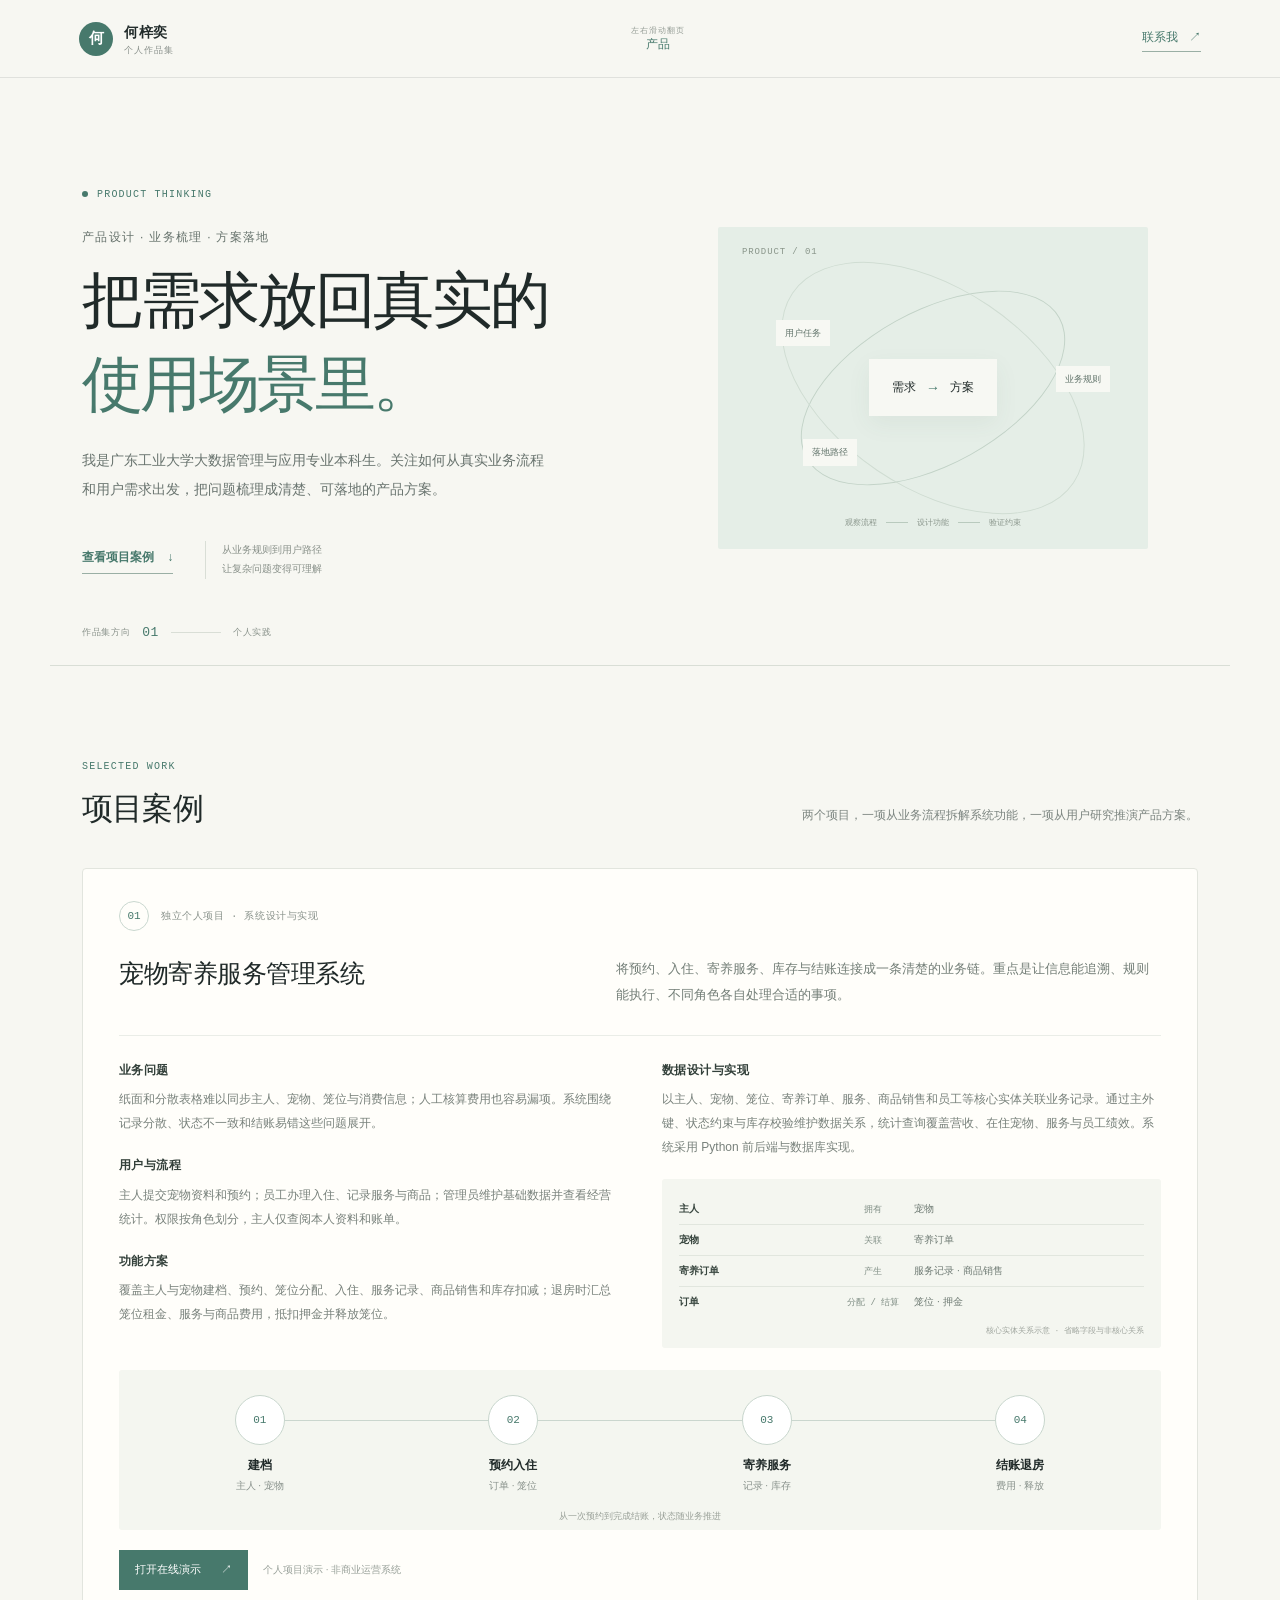
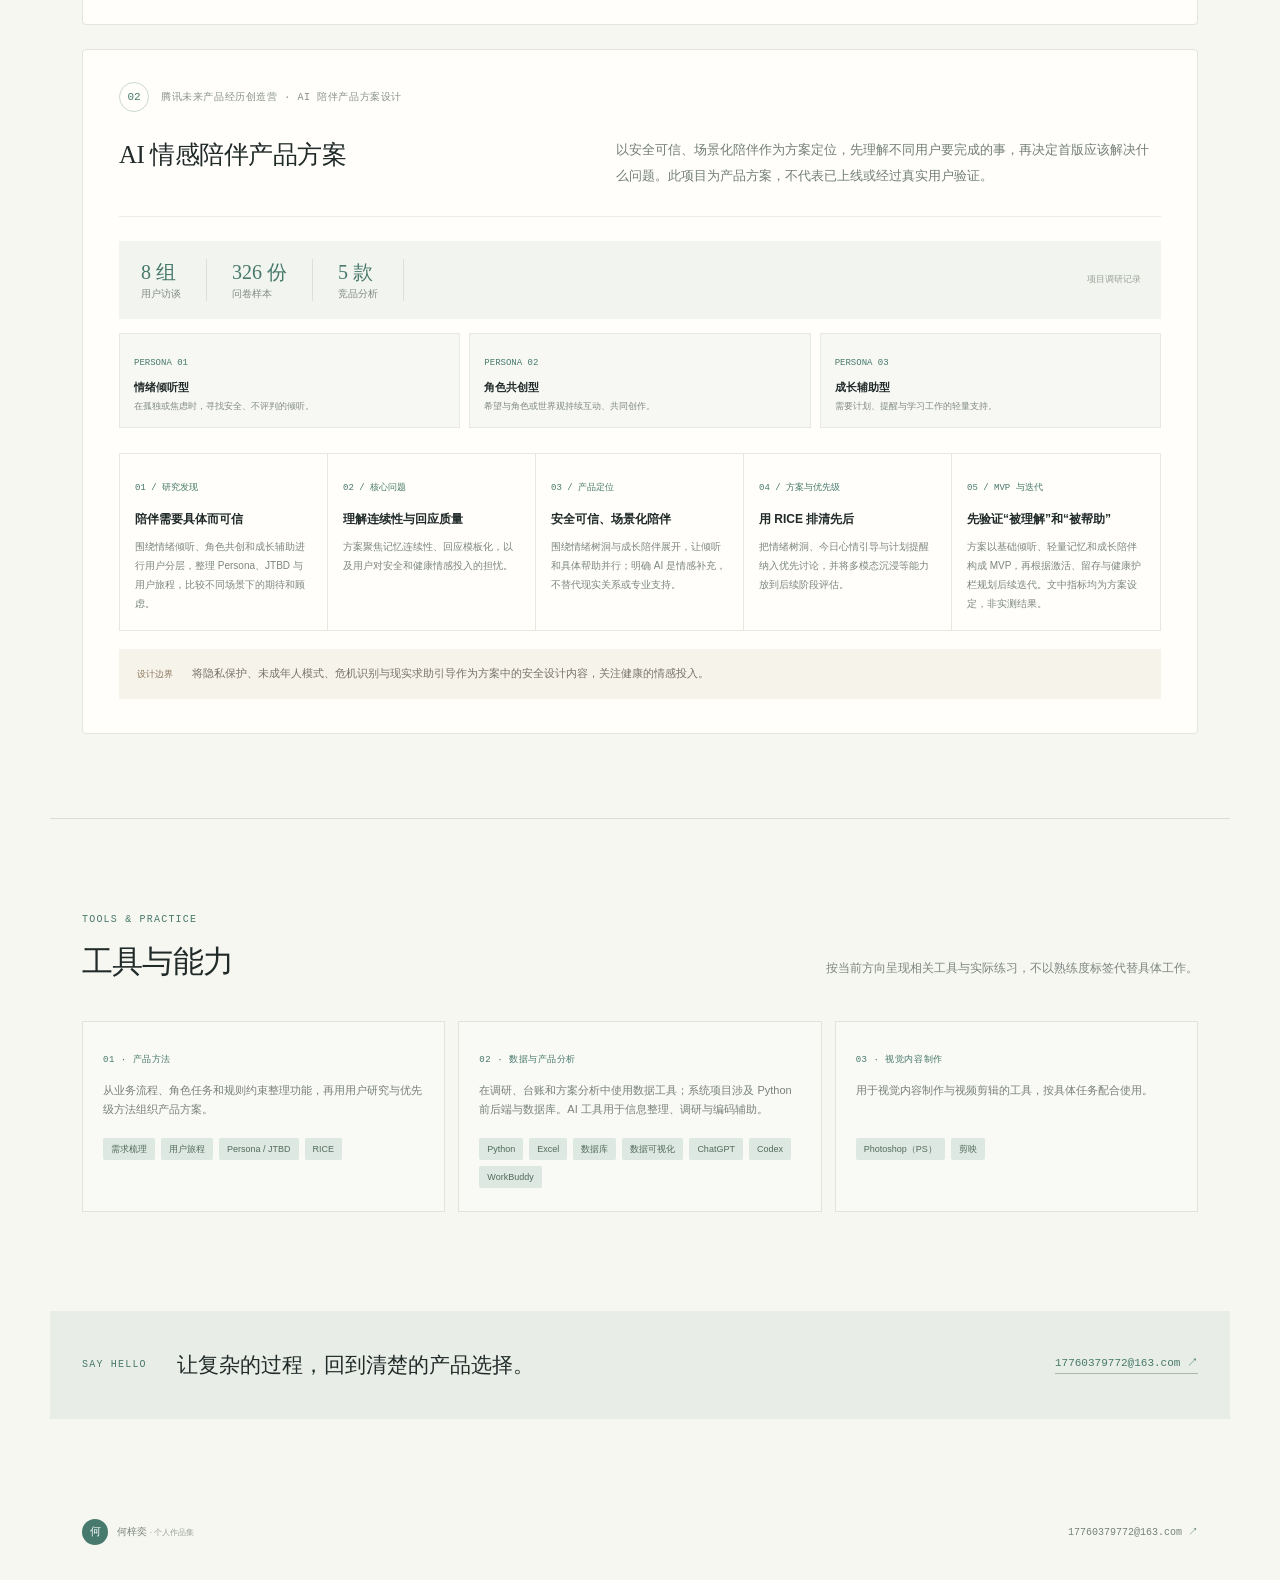
<file: portfolio/index.html>
<!doctype html>
<html lang="zh-CN">
<head>
  <meta charset="utf-8">
  <meta name="viewport" content="width=device-width, initial-scale=1">
  <meta http-equiv="refresh" content="0; url=./product/">
  <title>何梓奕 · 产品作品集</title>
  <link rel="canonical" href="./product/">
  <script>location.replace(new URL('./product/', location.href));</script>
</head>
<body><p>正在打开 <a href="./product/">产品作品集</a>…</p></body>
</html>
</file>
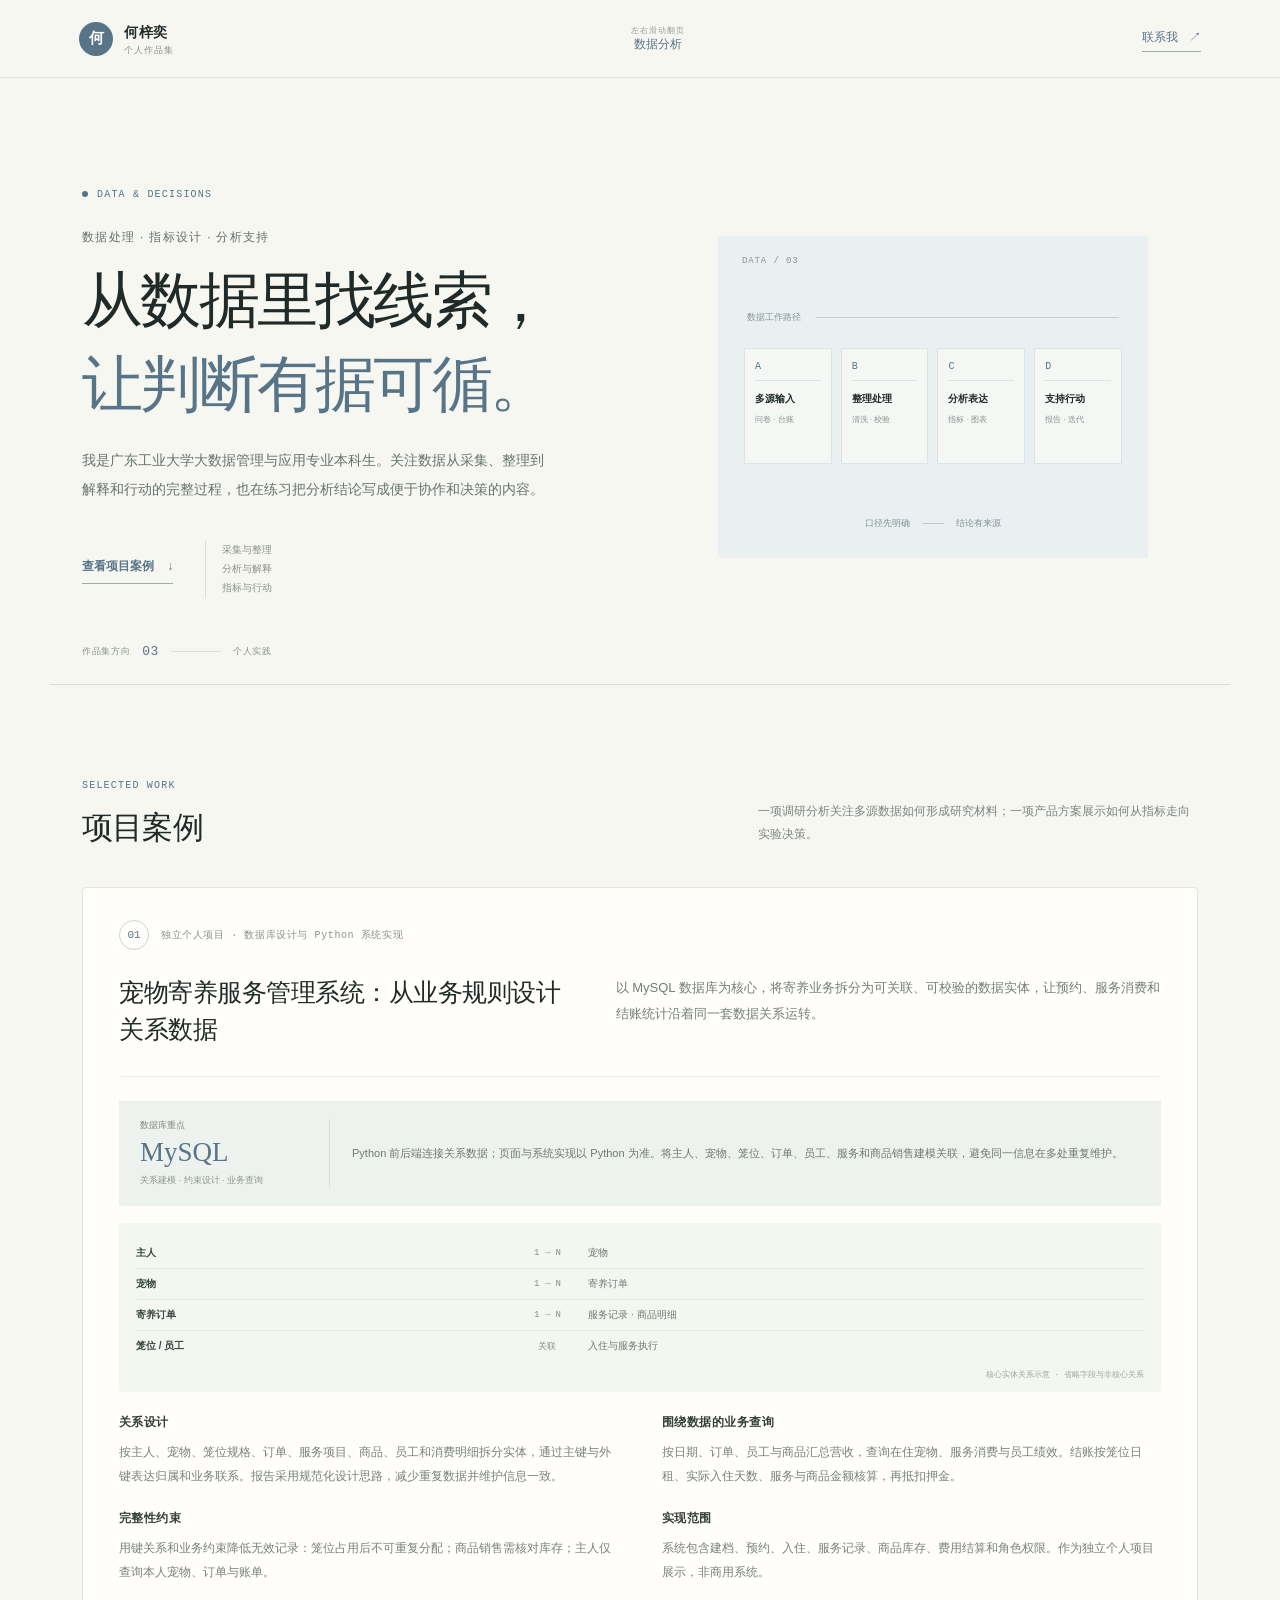
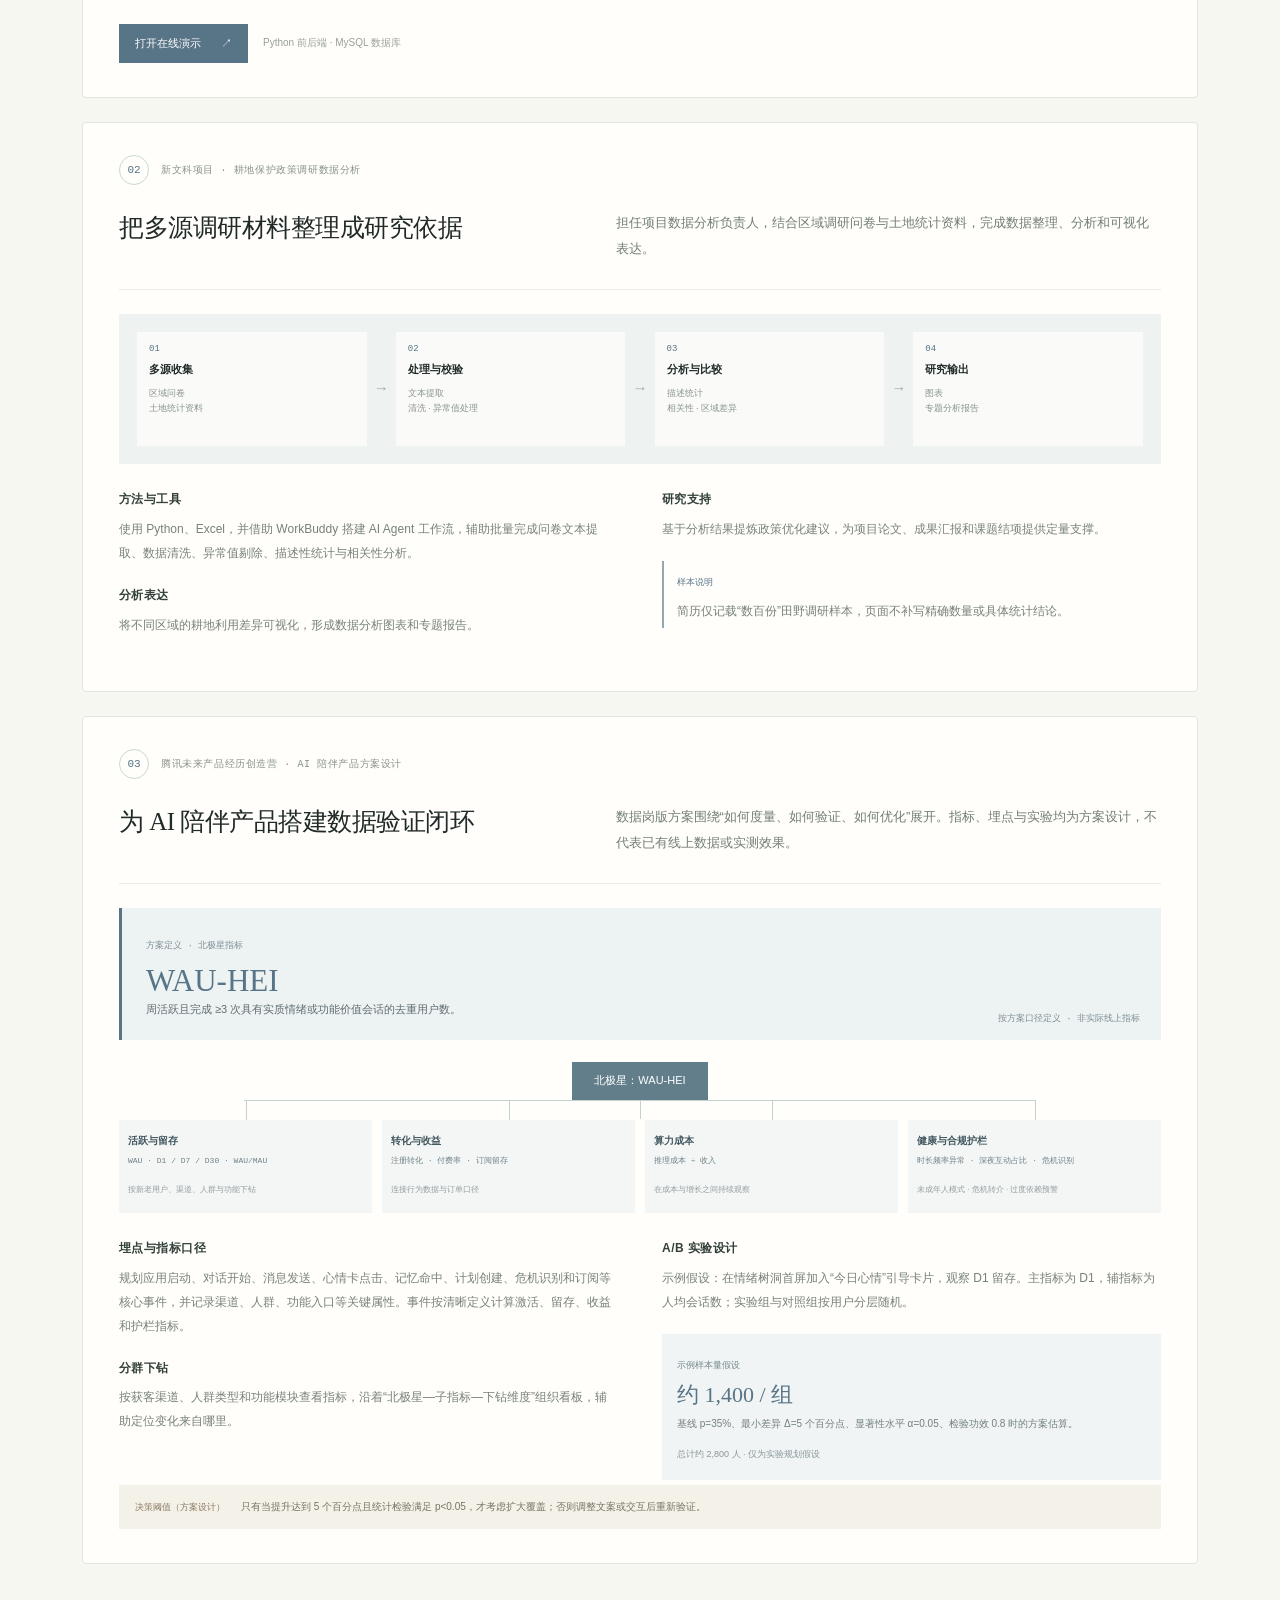
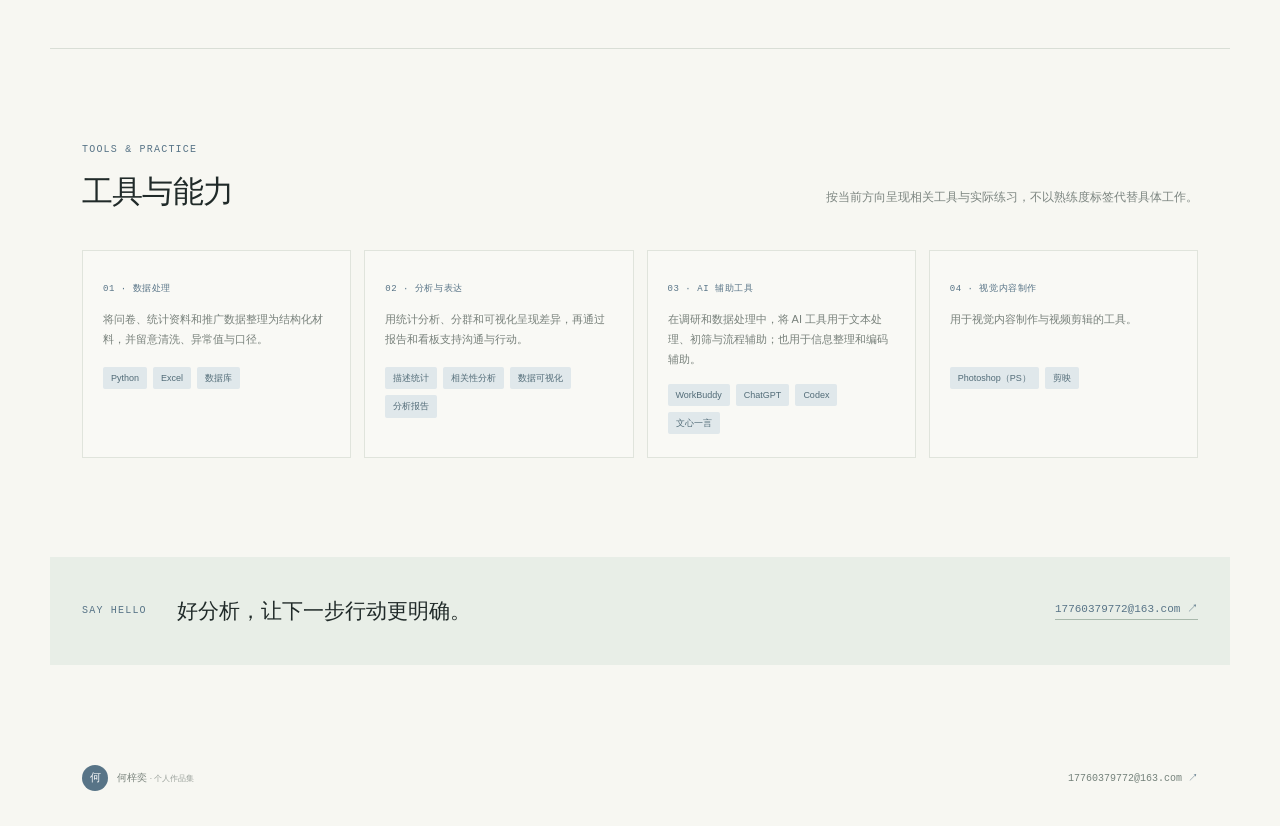
<file: portfolio/data/index.html>
<!doctype html>
<html lang="zh-CN"><head><meta charset="utf-8"><meta name="viewport" content="width=device-width, initial-scale=1"><meta name="theme-color" content="#f7f7f2"><meta name="description" content="何梓奕的数据分析方向作品集：耕地保护政策调研与 AI 情感陪伴产品数据方案。"><title>何梓奕｜数据分析作品集</title><link rel="stylesheet" href="../assets/site.css"><script defer src="../assets/site.js"></script></head><body data-page="data"><div id="app"></div></body></html>
</file>
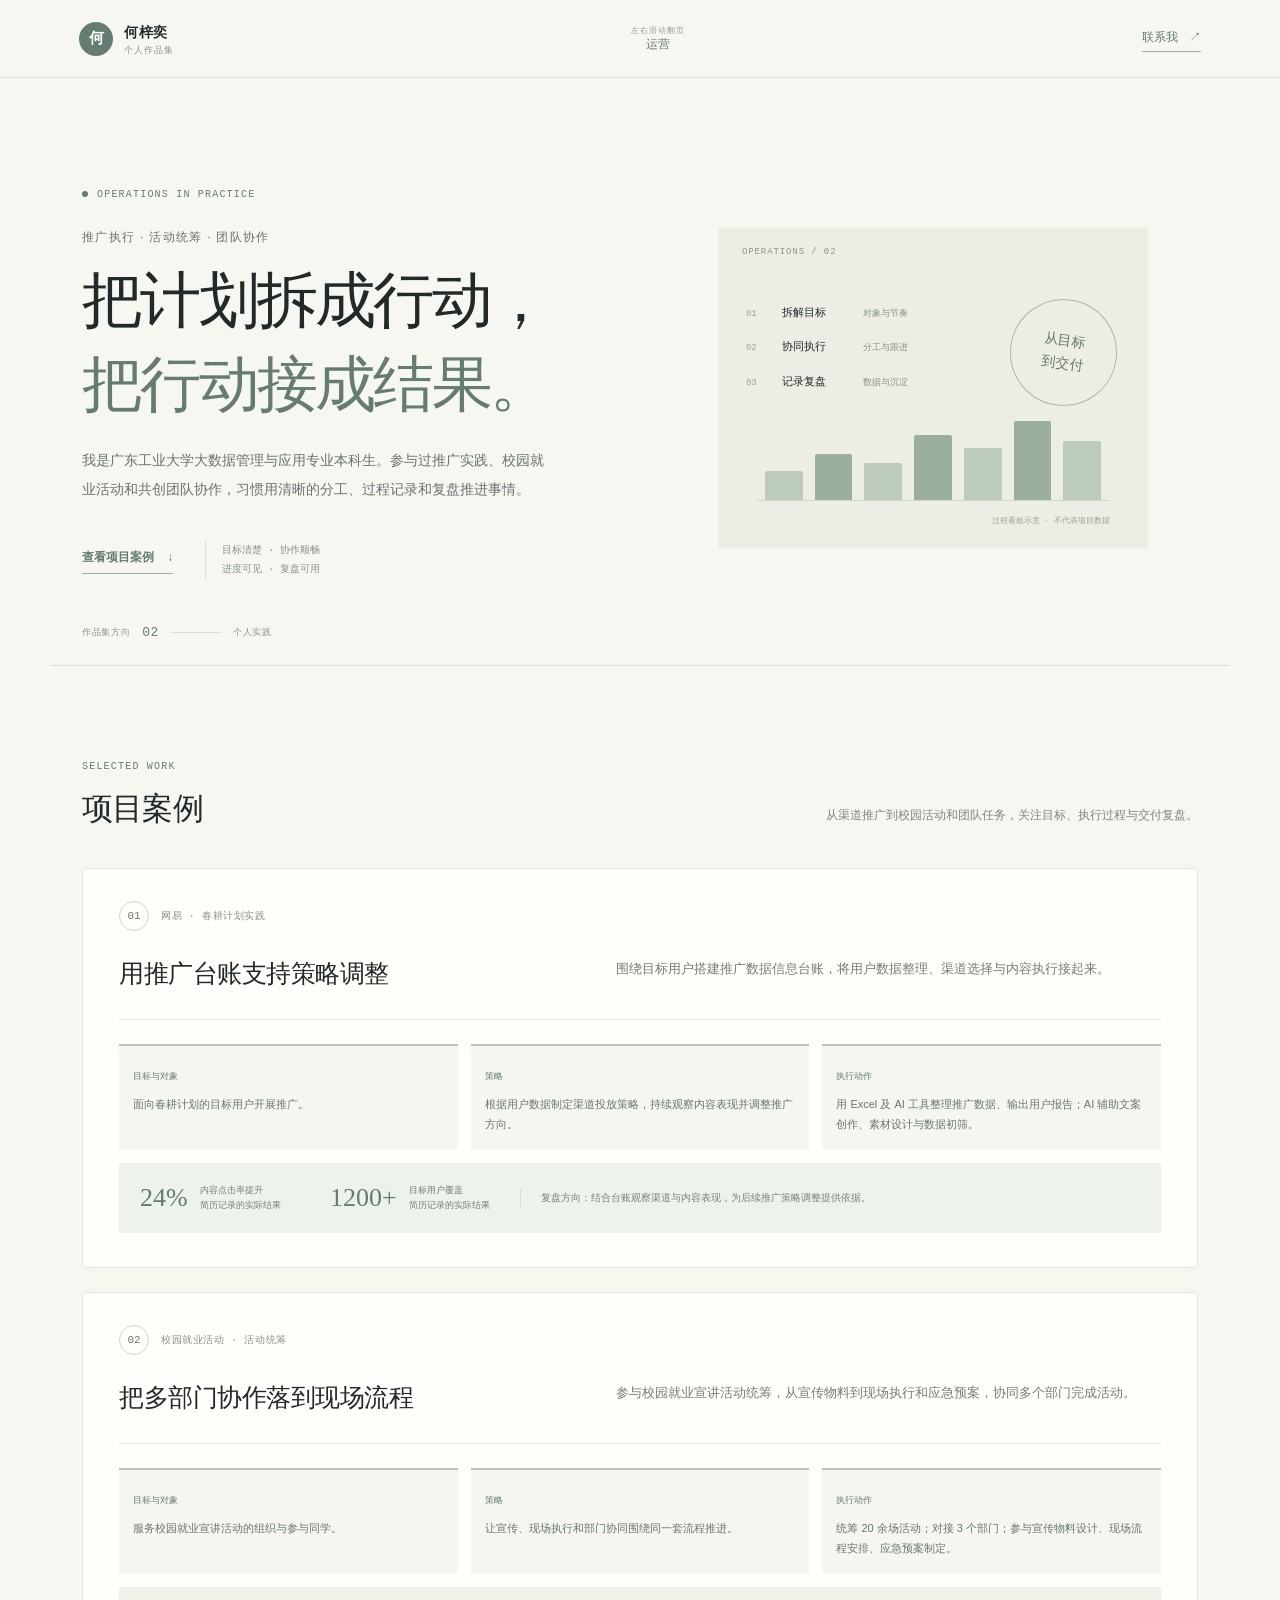
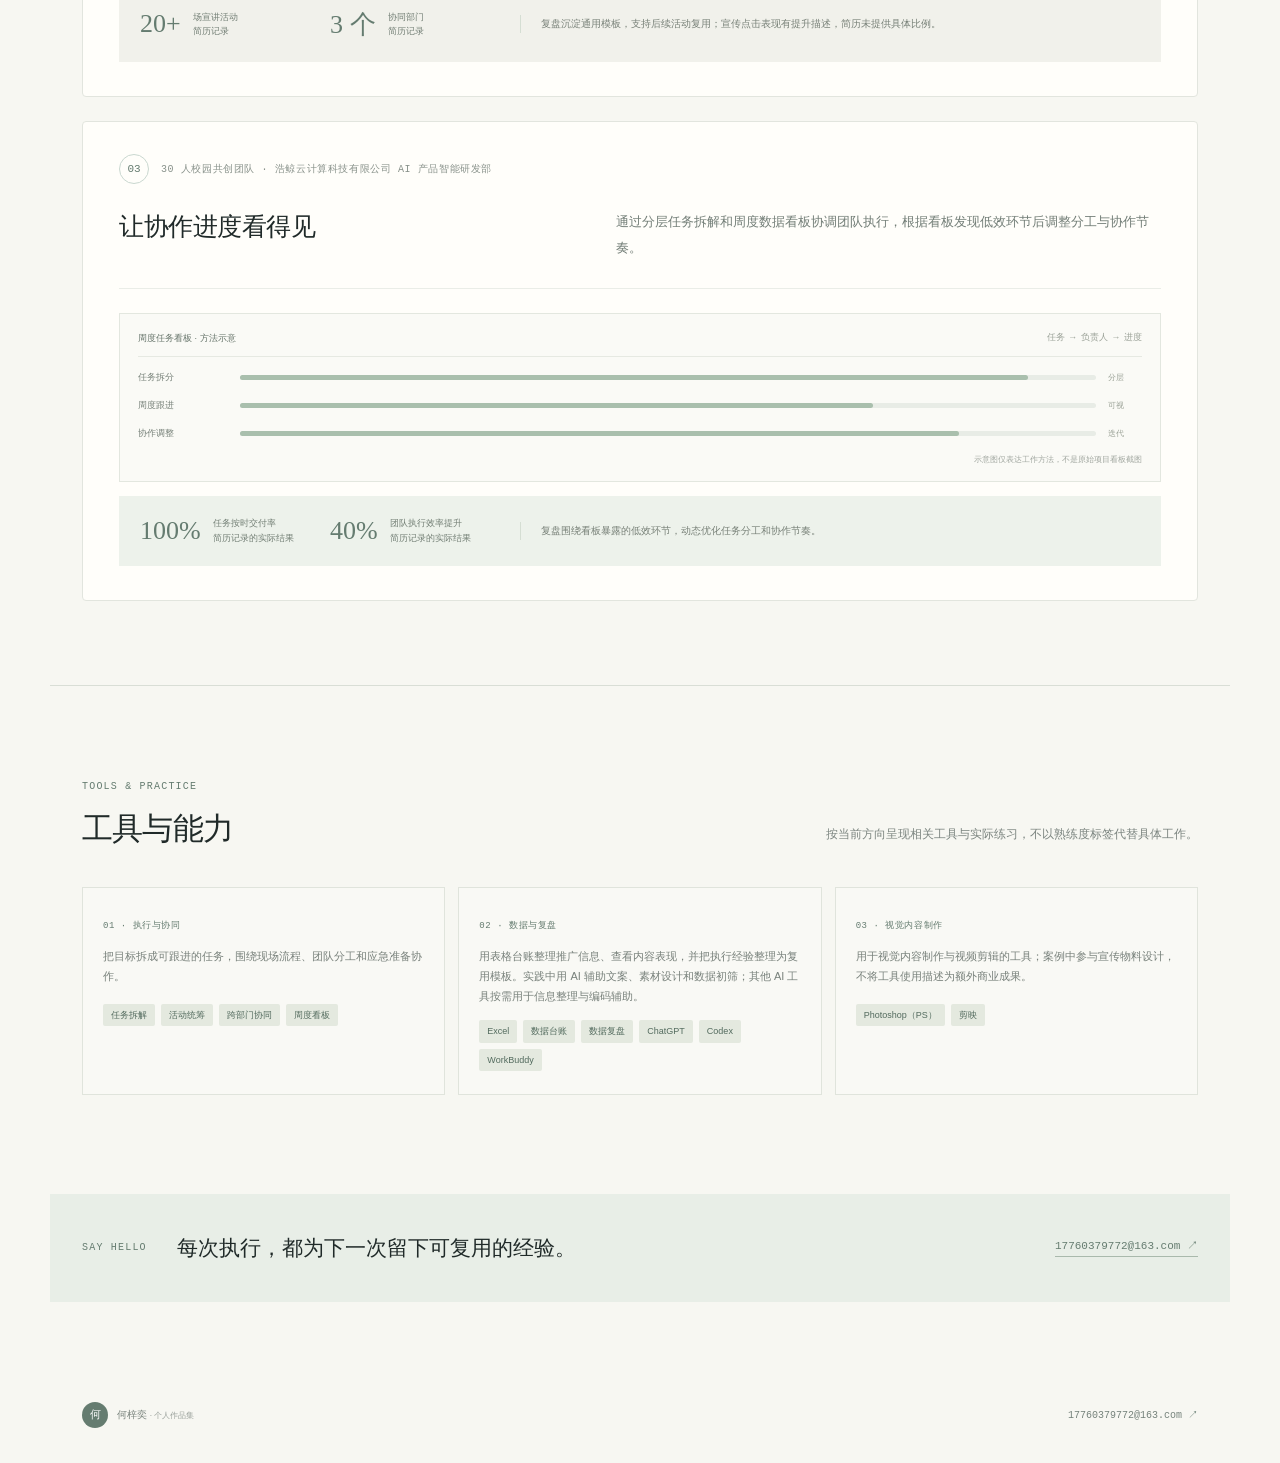
<file: portfolio/operations/index.html>
<!doctype html>
<html lang="zh-CN"><head><meta charset="utf-8"><meta name="viewport" content="width=device-width, initial-scale=1"><meta name="theme-color" content="#f7f7f2"><meta name="description" content="何梓奕的运营方向作品集：网易春耕计划、校园就业活动与校园共创团队协作。"><title>何梓奕｜运营作品集</title><link rel="stylesheet" href="../assets/site.css"><script defer src="../assets/site.js"></script></head><body data-page="operations"><div id="app"></div></body></html>
</file>
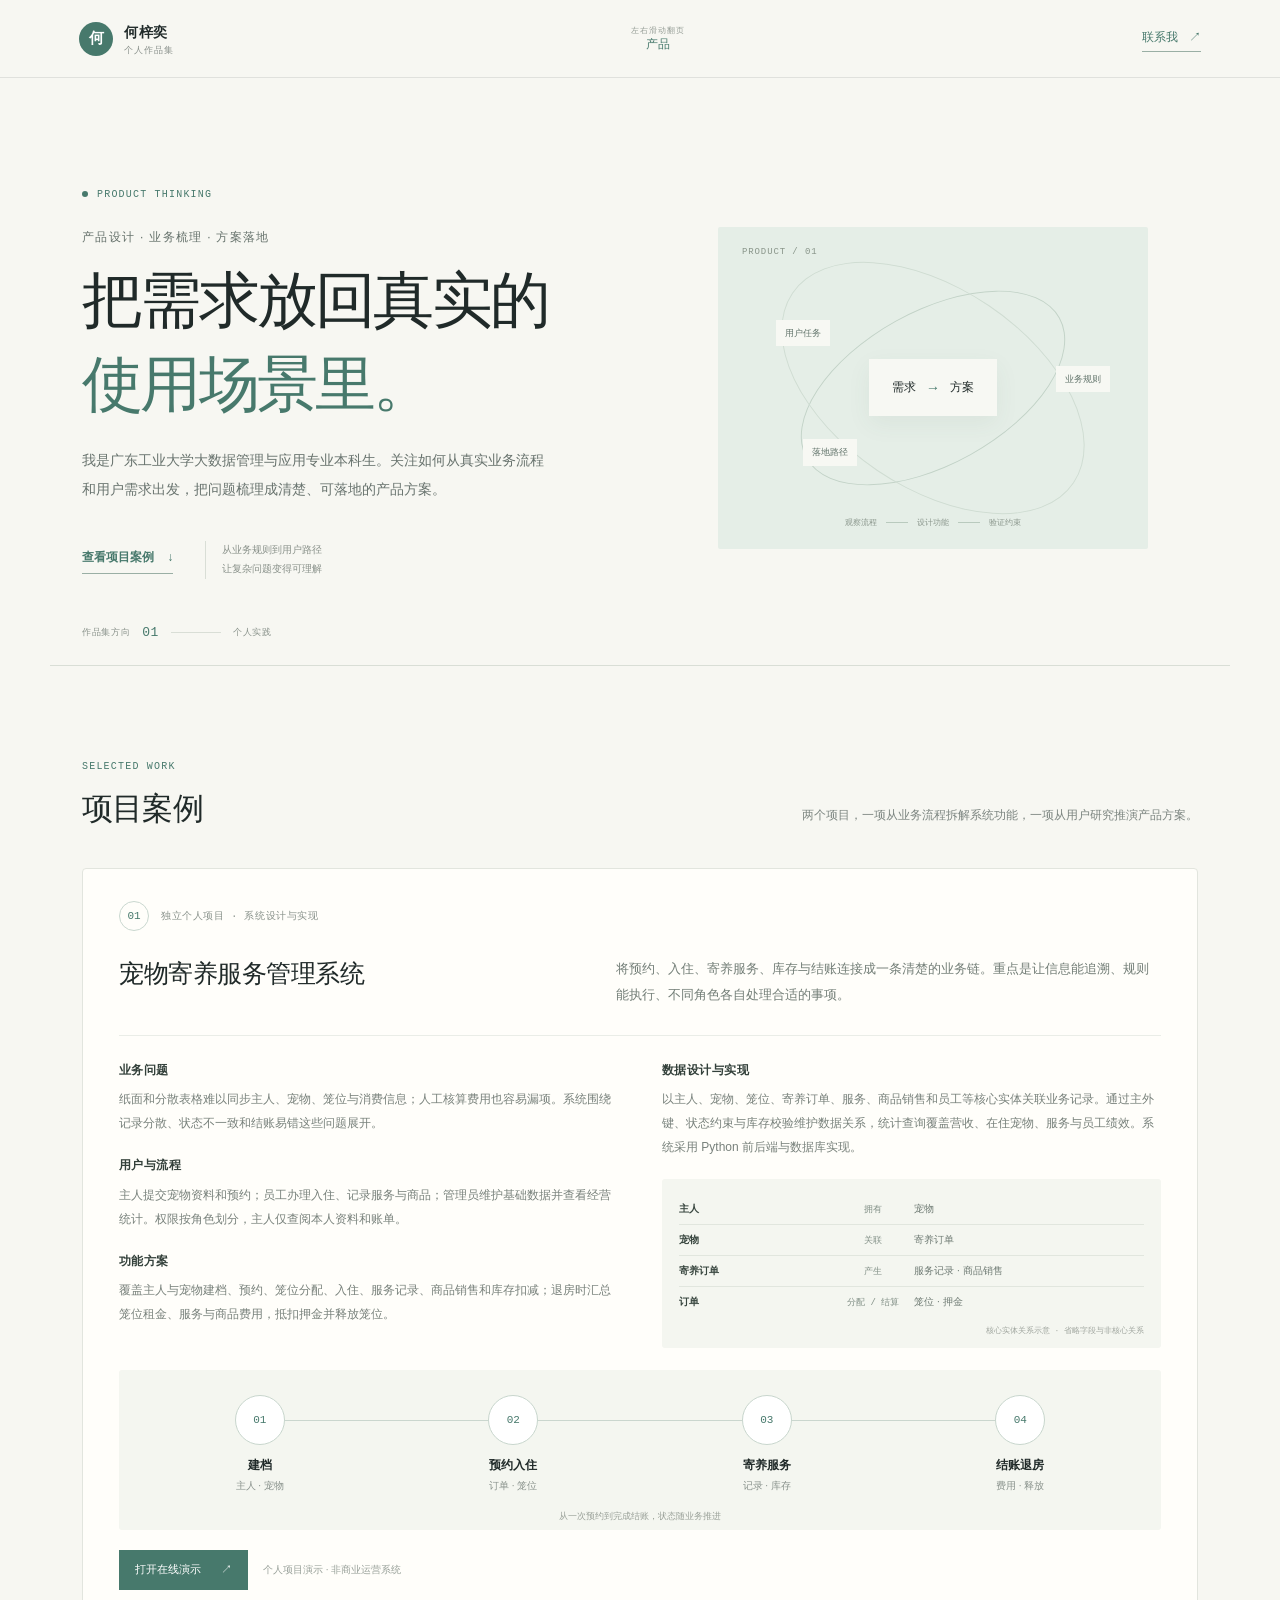
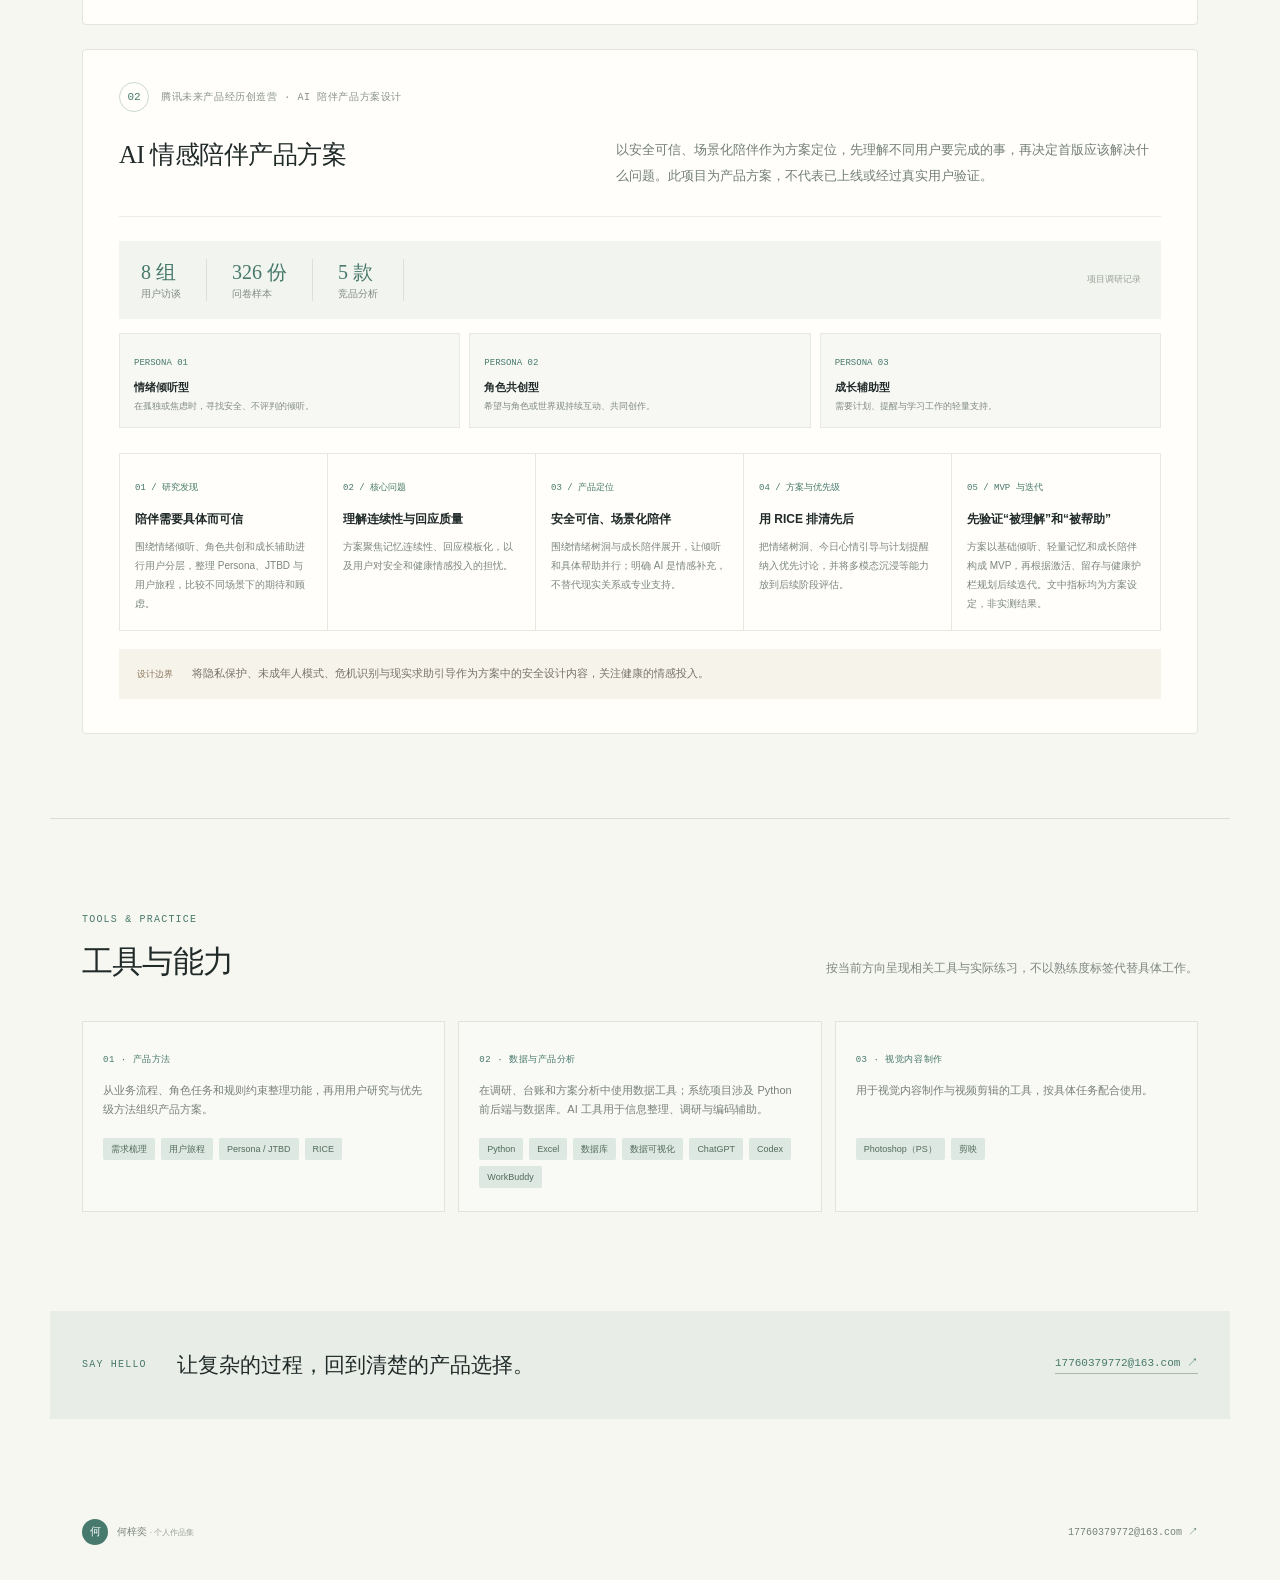
<file: portfolio/product/index.html>
<!doctype html>
<html lang="zh-CN"><head><meta charset="utf-8"><meta name="viewport" content="width=device-width, initial-scale=1"><meta name="theme-color" content="#f7f7f2"><meta name="description" content="何梓奕的产品方向作品集：宠物寄养服务管理系统与 AI 情感陪伴产品方案。"><title>何梓奕｜产品作品集</title><link rel="stylesheet" href="../assets/site.css"><script defer src="../assets/site.js"></script></head><body data-page="product"><div id="app"></div></body></html>
</file>
<file: portfolio/assets/site.css>
:root{--paper:#f7f7f2;--paper-2:#eeefe8;--ink:#202a29;--muted:#67716d;--line:#d9ded6;--accent:#47796c;--accent-soft:#dce8e1;--serif:'Noto Serif SC','Songti SC',SimSun,serif;--sans:'Microsoft YaHei','Noto Sans CJK SC',Arial,sans-serif;--mono:Consolas,'Courier New',monospace;--max:1180px}
*{box-sizing:border-box}html{scroll-behavior:smooth;scroll-padding-top:88px}body{margin:0;background:var(--paper);color:var(--ink);font-family:var(--sans);font-size:15px;line-height:1.8;-webkit-font-smoothing:antialiased}a{color:inherit;text-decoration:none}button,a{-webkit-tap-highlight-color:transparent}::selection{background:#b8d2c7;color:#14221e}.page-operations{--accent:#657c70;--accent-soft:#e4e9df}.page-data{--accent:#587487;--accent-soft:#e0e8eb}.topbar{height:78px;padding:0 max(calc((100vw - var(--max))/2),6.2vw);display:flex;align-items:center;justify-content:space-between;border-bottom:1px solid rgba(32,42,41,.1);background:rgba(247,247,242,.94);position:relative;z-index:5;backdrop-filter:blur(16px)}.wordmark{display:flex;align-items:center;gap:11px;font-size:14px;font-weight:600;letter-spacing:.04em}.wordmark small{display:block;color:#8b928d;font:9px var(--mono);letter-spacing:.11em;margin-top:-2px}.monogram,.footer-mark{display:grid;place-items:center;background:var(--accent);color:white;width:34px;height:34px;border-radius:50%;font-family:var(--serif);font-size:15px}.topbar nav{display:flex;align-items:center;gap:36px}.nav-link{display:flex;align-items:baseline;gap:8px;color:#727c77;font-size:13px;transition:color .2s}.nav-link small{font:9px var(--mono);letter-spacing:.02em;opacity:.6}.nav-link:hover,.nav-link.active{color:var(--ink)}.nav-link.active span{position:relative}.nav-link.active span:after{content:"";position:absolute;bottom:-9px;left:0;right:0;height:2px;background:var(--accent)}.contact-top{font-size:12px;color:var(--accent);border-bottom:1px solid #9aafa5;padding:2px 0}.contact-top span{padding-left:7px}.hero{max-width:var(--max);min-height:566px;margin:auto;padding:96px 32px 64px;display:grid;grid-template-columns:1.05fr .95fr;align-items:center;position:relative}.hero-copy{padding:4px 20px 22px 0;z-index:1}.eyebrow{display:inline-flex;align-items:center;gap:9px;color:var(--accent);font:10px var(--mono);letter-spacing:.12em}.eyebrow i{width:6px;height:6px;border-radius:50%;background:var(--accent);display:inline-block}.hero-label{margin:22px 0 10px;color:#66726c;font-size:12px;letter-spacing:.11em}.hero h1{font:500 clamp(39px,5vw,61px)/1.38 var(--serif);letter-spacing:-.045em;margin:0 0 19px}.hero h1 em{font-style:normal;color:var(--accent)}.intro{max-width:475px;color:#68736e;font-size:14px;line-height:2.05;margin:0}.hero-bottom{margin-top:38px;display:flex;align-items:center;gap:32px}.text-link{font-size:12px;font-weight:600;color:var(--accent);border-bottom:1px solid #9aafa5;padding-bottom:5px}.text-link span{padding-left:10px}.hero-note{font:10px/1.9 var(--mono);color:#89918a;white-space:pre-line;border-left:1px solid var(--line);padding-left:16px}.hero-art{min-height:342px;display:flex;align-items:center;justify-content:center;position:relative}.hero-index{position:absolute;bottom:25px;left:32px;display:flex;align-items:center;gap:12px;color:#8a938c;font:9px var(--mono);letter-spacing:.07em}.hero-index b{font:13px var(--mono);color:var(--accent)}.hero-index i{width:50px;height:1px;background:var(--line)}.section{max-width:var(--max);margin:0 auto;padding:84px 32px}.cases-section{border-top:1px solid var(--line)}.section-heading{display:flex;justify-content:space-between;align-items:end;margin-bottom:37px}.section-heading h2{font:500 31px/1.4 var(--serif);margin:10px 0 0;letter-spacing:-.025em}.section-heading>p{max-width:440px;color:#7c8580;font-size:12px;margin:0 0 4px;line-height:1.9}.case-list{display:grid;gap:24px}.case-card{background:#fffefa;border:1px solid #e2e5de;border-radius:4px;padding:32px 36px 34px;opacity:0;transform:translateY(16px);transition:opacity .55s ease,transform .55s ease,border-color .25s}.case-card.is-visible,.skill-card.is-visible,.contact-band.is-visible{opacity:1;transform:translateY(0)}.case-card:hover{border-color:#bdcfc5}.case-top{display:flex;align-items:center;gap:12px}.case-number{font:11px var(--mono);color:var(--accent);border:1px solid #cad8d0;border-radius:50%;width:30px;height:30px;display:grid;place-items:center}.case-type{font:10px var(--mono);letter-spacing:.06em;color:#89928b}.case-intro{display:grid;grid-template-columns:.92fr 1.08fr;gap:32px;align-items:start;margin:24px 0 27px}.case-intro h3{font:500 25px/1.5 var(--serif);margin:0;letter-spacing:-.02em}.case-intro p{font-size:13px;color:#737e77;line-height:2;margin:1px 0 0;max-width:560px}.case-body{border-top:1px solid #eaede7;padding-top:24px}.case-columns{display:grid;grid-template-columns:1fr 1fr;gap:44px}.case-columns h4{font-size:12px;letter-spacing:.04em;margin:0 0 6px;color:#33403a}.case-columns p{font-size:12px;line-height:2;color:#78817b;margin:0 0 20px}.flow-board{position:relative;margin:22px 0 14px;padding:25px 18px 35px;background:#f4f6f0;border-radius:3px;display:grid;grid-template-columns:repeat(4,1fr);gap:8px}.flow-line{height:1px;background:#cad6ce;position:absolute;left:15%;right:15%;top:50px}.flow-node{position:relative;display:flex;align-items:center;flex-direction:column;text-align:center}.flow-node>span{width:50px;height:50px;border-radius:50%;display:grid;place-items:center;background:white;border:1px solid #c8d6cd;color:var(--accent);font:11px var(--mono);z-index:1}.flow-node b{font-size:12px;margin-top:10px}.flow-node small{font-size:10px;color:#89928c}.flow-caption{text-align:center;position:absolute;bottom:7px;left:0;right:0;color:#99a098;font:9px var(--mono)}.entity-map{padding:15px 17px 12px;background:#f4f6f0;border-radius:3px}.entity-row{display:grid;grid-template-columns:1fr 82px 1.5fr;align-items:center;padding:6px 0;border-bottom:1px solid #e1e6de;font-size:10px}.entity-row:last-of-type{border:0}.entity-row span:first-child{color:#38463f;font-weight:600}.entity-row b{text-align:center;color:#829087;font:9px var(--mono)}.entity-row span:last-child{color:#6f7b74}.entity-map>small{display:block;text-align:right;color:#a0a69f;font:8px var(--mono);margin-top:8px}.case-actions{display:flex;align-items:center;gap:15px;margin-top:20px}.button{display:inline-flex;align-items:center;gap:20px;padding:10px 16px;font-size:11px;transition:transform .2s,background .2s}.button:hover{transform:translateY(-2px)}.button-primary{background:var(--accent);color:white}.button-primary:hover{background:#355f53}.micro-note{font-size:10px;color:#98a099}.research-strip{display:flex;align-items:center;gap:0;background:#f2f5ef;padding:18px 20px;margin:0 0 25px}.research-strip>div{padding:0 25px;border-right:1px solid #d9e1d9;display:flex;flex-direction:column;line-height:1.5}.research-strip>div:first-child{padding-left:2px}.research-strip strong{font:500 20px var(--serif);color:var(--accent)}.research-strip span{font-size:10px;color:#818a83}.research-strip>small{margin-left:auto;color:#9ba39b;font:9px var(--mono)}.story-steps{display:grid;grid-template-columns:repeat(5,1fr);border:1px solid #e5e9e2}.story-steps article{padding:17px 15px;min-height:168px;border-right:1px solid #e5e9e2}.story-steps article:last-child{border:0}.story-steps article>span{font:9px var(--mono);color:var(--accent)}.story-steps h4{font-size:12px;margin:11px 0 7px}.story-steps p{font-size:10px;line-height:1.9;color:#7c867f;margin:0}.safety-note{margin-top:18px;background:#f6f3eb;padding:15px 18px;display:flex;gap:19px;align-items:baseline}.safety-note span{font:9px var(--mono);color:#8a775c;white-space:nowrap}.safety-note p{font-size:11px;color:#787368;margin:0}.ops-visual,.product-visual,.data-visual{width:min(100%,430px);height:322px;position:relative;overflow:hidden;border-radius:2px;background:#e8eee6}.visual-note{position:absolute;left:24px;top:20px;font:9px var(--mono);color:#89958a;letter-spacing:.1em}.product-visual{display:grid;place-items:center;background:#e5eee7}.orbit{position:absolute;border:1px solid #c3d3c8;border-radius:50%;transform:rotate(-29deg)}.orbit-one{width:290px;height:154px}.orbit-two{width:340px;height:200px;transform:rotate(34deg);border-color:#d0ddd3}.orbit-center{display:flex;align-items:center;gap:13px;z-index:1;background:#f7f8f3;padding:18px 23px;box-shadow:0 8px 25px #455d4d10;font-size:12px}.orbit-center b{font:14px var(--mono);color:var(--accent)}.orbit-label{position:absolute;background:#f7f8f3;padding:5px 9px;font-size:9px;color:#61736a}.label-a{top:93px;left:58px}.label-b{right:38px;top:139px}.label-c{bottom:83px;left:85px}.visual-foot{position:absolute;bottom:21px;left:0;right:0;display:flex;justify-content:center;align-items:center;gap:9px;font:8px var(--mono);color:#89958b}.visual-foot i,.data-foot i{width:22px;height:1px;background:#b9cabe}.ops-visual{background:#eceee5}.ops-stamp{position:absolute;right:31px;top:72px;width:107px;height:107px;border-radius:50%;border:1px solid #acb9a8;color:#637969;display:grid;place-items:center;text-align:center;font:14px/1.6 var(--serif);transform:rotate(7deg)}.ops-track{position:absolute;left:28px;top:76px;display:grid;gap:15px}.ops-track>div{display:grid;grid-template-columns:27px 72px 1fr;align-items:baseline;gap:9px}.ops-track span{font:9px var(--mono);color:#9aa397}.ops-track b{font-size:11px;font-weight:500}.ops-track small{font-size:9px;color:#899187}.ops-bars{position:absolute;bottom:48px;right:38px;left:38px;height:80px;display:flex;align-items:end;gap:12px;border-bottom:1px solid #cfd6cb;padding:0 9px}.ops-bars i{flex:1;height:var(--h);background:#bdcbbd;border-radius:2px 2px 0 0}.ops-bars i:nth-child(2n){background:#9aaf9f}.ops-bars-label{position:absolute;bottom:23px;right:38px;color:#9aa196;font:8px var(--mono)}.data-visual{background:#eaf0f1}.data-axis{position:absolute;top:75px;left:29px;right:29px;display:flex;align-items:center;gap:15px;font:9px var(--mono);color:#84929a}.data-axis i{height:1px;background:#c4d0d2;flex:1}.data-flow{position:absolute;top:112px;left:26px;right:26px;display:grid;grid-template-columns:repeat(4,1fr);gap:9px}.data-flow>div{min-height:116px;padding:12px 10px;background:#f5f7f4;border:1px solid #dce4e3;display:flex;flex-direction:column}.data-flow b{font:10px var(--mono);color:var(--accent);border-bottom:1px solid #dce4e3;padding-bottom:8px;margin-bottom:9px}.data-flow strong{font-size:10px;font-weight:600}.data-flow small{font-size:8px;line-height:1.7;color:#8a9491;margin-top:5px}.data-foot{position:absolute;bottom:28px;left:0;right:0;display:flex;align-items:center;justify-content:center;gap:12px;font:9px var(--mono);color:#829098}.ops-case-grid{display:grid;grid-template-columns:repeat(3,1fr);gap:13px}.ops-stage{padding:14px;background:#f5f6f1;border-top:2px solid #b7c7b7;min-height:96px}.ops-stage span{font:9px var(--mono);color:var(--accent)}.ops-stage p{font-size:11px;line-height:1.8;color:#69766c;margin:8px 0 0}.result-band{display:grid;grid-template-columns:170px 170px 1fr;align-items:center;gap:20px;padding:20px 21px;background:#edf2eb;margin-top:14px}.result-band>div{display:flex;align-items:center;gap:12px}.result-band b{font:500 26px var(--serif);color:var(--accent);white-space:nowrap}.result-band span{font-size:9px;line-height:1.6;color:#737f75}.result-band>p{font-size:10px;color:#788178;line-height:1.8;margin:0;border-left:1px solid #d5ded3;padding-left:20px}.event-result{background:#f1f1eb}.team-board{border:1px solid #e3e7df;padding:16px 18px;background:#fafaf6}.team-board-head{display:flex;justify-content:space-between;padding-bottom:10px;border-bottom:1px solid #e6e9e2;color:#66746a;font-size:9px}.team-board-head span:last-child{font-family:var(--mono);color:#9aa197}.team-row{display:grid;grid-template-columns:90px 1fr 34px;align-items:center;gap:12px;margin-top:12px;font-size:9px;color:#768078}.team-row>i{height:5px;background:#e8ece6;border-radius:9px}.team-row>i>b{display:block;height:100%;background:#a9bfad;border-radius:9px}.team-row small{font:8px var(--mono);color:#9aa196}.board-foot{display:block;text-align:right;margin-top:12px;color:#a0a69f;font:8px var(--mono)}.analysis-flow{display:flex;align-items:stretch;gap:10px;padding:18px;background:#eef2f1;margin-bottom:25px}.analysis-flow>div{flex:1;background:#fafbf8;padding:12px;display:flex;flex-direction:column;min-height:114px}.analysis-flow>div>span{font:9px var(--mono);color:var(--accent)}.analysis-flow b{font-size:11px;margin:6px 0}.analysis-flow small{font-size:9px;color:#89938f;line-height:1.7}.analysis-flow>i{align-self:center;font-style:normal;color:#97aaa9;font:15px var(--mono)}.data-integrity{border-left:2px solid #91a8b1;padding:5px 0 5px 13px;margin-top:2px}.data-integrity span{font:9px var(--mono);color:var(--accent)}.data-integrity p{margin:6px 0 0}.north-star{padding:21px 24px;background:#edf2f3;border-left:3px solid var(--accent);position:relative}.north-star>span,.north-star small{font:9px var(--mono);color:#7e9096}.north-star>b{display:block;font:500 31px var(--serif);color:var(--accent);margin:7px 0 1px}.north-star p{margin:0;color:#5f6d70;font-size:11px}.north-star small{position:absolute;right:21px;bottom:15px}.metric-tree{margin:22px 0 25px;text-align:center}.metric-root{display:inline-block;background:#627e8a;color:white;padding:9px 22px;font-size:11px;position:relative}.metric-root:after{content:"";position:absolute;top:100%;left:50%;height:19px;border-left:1px solid #c5d1d1}.metric-branches{display:grid;grid-template-columns:repeat(4,1fr);gap:10px;position:relative;padding-top:20px}.metric-branches:before{content:"";position:absolute;left:12%;right:12%;top:0;border-top:1px solid #c5d1d1}.metric-branches article{background:#f3f6f5;padding:12px 9px;position:relative;text-align:left;min-height:93px}.metric-branches article:before{content:"";position:absolute;bottom:100%;left:50%;height:20px;border-left:1px solid #c5d1d1}.metric-branches b{display:block;font-size:10px;color:#435760}.metric-branches span{display:block;font:8px/1.6 var(--mono);color:#6f8289;margin:5px 0}.metric-branches small{font-size:8px;color:#929e9f}.experiment-card{background:#f0f4f4;padding:15px;margin-top:3px}.experiment-card>span{font:9px var(--mono);color:#72878e}.experiment-card strong{display:block;font:500 22px var(--serif);color:var(--accent);margin-top:4px}.experiment-card p{font-size:10px;line-height:1.8;margin:5px 0;color:#737f81}.experiment-card small{font-size:9px;color:#89969a}.decision-rail{display:flex;gap:16px;align-items:baseline;background:#f4f1e9;padding:13px 16px;margin-top:5px}.decision-rail span{font:9px var(--mono);color:#8a795e;white-space:nowrap}.decision-rail p{margin:0;color:#797367;font-size:10px}.skills-section{border-top:1px solid var(--line)}.skill-grid{display:grid;grid-template-columns:repeat(3,1fr);gap:13px}.page-data .skill-grid{grid-template-columns:repeat(4,1fr)}.skill-card{padding:21px 20px 23px;min-height:155px;border:1px solid #e0e4dc;background:#f9f9f5;opacity:0;transform:translateY(14px);transition:opacity .5s ease,transform .5s ease}.skill-index{font:9px var(--mono);color:var(--accent);letter-spacing:.06em}.skill-card p{font-size:11px;color:#78817b;line-height:1.8;min-height:43px;margin:11px 0 14px}.tags{display:flex;gap:6px;flex-wrap:wrap}.tags span{font-size:9px;padding:3px 8px;background:var(--accent-soft);color:#536b5e;border-radius:2px}.page-data .tags span{color:#526c78}.contact-band{margin:15px auto 80px;max-width:var(--max);padding:40px 32px;background:#e8eee7;display:flex;align-items:center;gap:30px;opacity:0;transform:translateY(14px);transition:opacity .5s ease,transform .5s ease}.contact-band .eyebrow{white-space:nowrap}.contact-band h2{font:500 21px var(--serif);margin:0;flex:1}.contact-band>a{font:11px var(--mono);color:var(--accent);border-bottom:1px solid #a9b9ac;padding-bottom:3px}.footer{max-width:var(--max);margin:0 auto;padding:20px 32px 35px;display:flex;justify-content:space-between;align-items:center;color:#78827b;font-size:10px}.footer>div{display:flex;gap:9px;align-items:center}.footer-mark{width:26px;height:26px;font-size:11px}.footer small{color:#9aa19b}.footer>a{font:10px var(--mono);color:#75827b}.footer>a span{color:var(--accent)}

@media(max-width:800px){.topbar{padding:0 24px}.topbar nav{gap:18px}.nav-link{gap:0;flex-direction:column;line-height:1.3}.nav-link small{font-size:8px}.hero{padding:74px 26px 60px;grid-template-columns:1fr .86fr;min-height:500px}.hero h1{font-size:46px}.hero-art{min-height:290px}.ops-visual,.product-visual,.data-visual{height:275px}.section{padding:68px 26px}.case-card{padding:27px 25px}.case-columns{gap:25px}.story-steps{grid-template-columns:repeat(3,1fr)}.story-steps article:nth-child(3){border-right:0}.story-steps article:nth-child(-n+3){border-bottom:1px solid #e5e9e2}.page-data .skill-grid{grid-template-columns:repeat(2,1fr)}.contact-band{margin:10px 26px 55px;padding:32px 25px}.result-band{grid-template-columns:140px 140px 1fr;gap:12px}}
@media(max-width:580px){body{font-size:14px}.topbar{height:66px;padding:0 18px}.wordmark{font-size:12px}.monogram{width:30px;height:30px}.wordmark small{font-size:8px}.topbar nav{gap:13px}.nav-link{font-size:11px}.nav-link small{display:none}.contact-top{font-size:10px}.hero{display:flex;flex-direction:column;align-items:stretch;padding:58px 22px 45px;min-height:auto}.hero-copy{padding:0}.hero-label{margin-top:19px;font-size:10px}.hero h1{font-size:40px;line-height:1.42}.intro{font-size:13px}.hero-bottom{margin-top:25px}.hero-art{margin-top:34px;min-height:260px}.ops-visual,.product-visual,.data-visual{height:255px;width:100%}.hero-index{position:static;margin-top:24px}.section{padding:56px 20px}.section-heading{display:block;margin-bottom:25px}.section-heading h2{font-size:27px}.section-heading>p{margin-top:10px}.case-card{padding:22px 18px}.case-top{gap:9px}.case-type{font-size:8px}.case-intro{display:block;margin:17px 0 19px}.case-intro h3{font-size:21px}.case-intro p{font-size:11px;margin-top:7px}.case-body{padding-top:18px}.case-columns{grid-template-columns:1fr;gap:0}.case-columns p{font-size:11px}.flow-board{padding-left:5px;padding-right:5px}.flow-node small{font-size:8px}.flow-line{left:13%;right:13%}.research-strip{padding:14px 10px}.research-strip>div{padding:0 12px}.research-strip strong{font-size:17px}.research-strip span{font-size:9px}.research-strip>small{font-size:7px}.story-steps{grid-template-columns:1fr 1fr}.story-steps article{min-height:145px;padding:13px 11px;border-bottom:1px solid #e5e9e2}.story-steps article:nth-child(3){border-right:1px solid #e5e9e2}.story-steps article:nth-child(2n){border-right:0}.safety-note{display:block}.safety-note p{margin-top:5px}.ops-case-grid{grid-template-columns:1fr;gap:8px}.ops-stage{min-height:auto}.ops-stage p{margin-top:4px}.result-band{grid-template-columns:1fr 1fr;gap:11px;padding:15px}.result-band>div{gap:7px}.result-band b{font-size:22px}.result-band span{font-size:8px}.result-band>p{grid-column:1/-1;border-left:0;border-top:1px solid #d5ded3;padding:10px 0 0}.team-row{grid-template-columns:75px 1fr 30px}.analysis-flow{gap:4px;padding:10px 6px}.analysis-flow>div{padding:9px 6px;min-height:105px}.analysis-flow b{font-size:9px}.analysis-flow small{font-size:7px}.analysis-flow>i{font-size:11px}.north-star{padding:17px}.north-star small{position:static;display:block;margin-top:9px}.metric-branches{grid-template-columns:1fr 1fr;gap:8px}.metric-branches:before,.metric-branches article:before{display:none}.metric-branches{padding-top:9px}.metric-root:after{height:10px}.decision-rail{display:block}.decision-rail p{margin-top:5px}.page-data .skill-grid,.skill-grid{grid-template-columns:1fr 1fr;gap:8px}.skill-card{padding:16px 13px;min-height:165px}.skill-card p{font-size:10px}.tags span{font-size:8px;padding:3px 6px}.contact-band{margin:8px 20px 40px;padding:22px 18px;display:grid;grid-template-columns:1fr auto;gap:11px}.contact-band h2{font-size:17px}.contact-band>a{grid-column:1/-1;width:max-content}.footer{padding:18px 20px 25px}.footer>a{font-size:8px}}
@media(prefers-reduced-motion:reduce){html{scroll-behavior:auto}*,*:before,*:after{transition-duration:.01ms!important;animation-duration:.01ms!important}.case-card,.skill-card,.contact-band{opacity:1;transform:none}}

.persona-strip{display:grid;grid-template-columns:repeat(3,1fr);gap:9px;margin:-11px 0 25px}.persona-strip article{background:#f7f8f4;border:1px solid #e5e9e2;padding:12px 14px}.persona-strip span{font:9px var(--mono);color:var(--accent)}.persona-strip b{display:block;font-size:11px;margin:5px 0 2px}.persona-strip p{font-size:9px;line-height:1.7;color:#808a82;margin:0}
@media(max-width:580px){.persona-strip{grid-template-columns:1fr}.persona-strip article{padding:10px 12px}}

.page-context{display:flex;flex-direction:column;align-items:center;line-height:1.35}.page-context small{font:8px var(--mono);letter-spacing:.12em;color:#969e97}.page-context b{font-size:12px;font-weight:500;color:var(--accent)}.db-spotlight{display:grid;grid-template-columns:190px 1fr;gap:22px;align-items:center;padding:18px 21px;background:#eef2ef;margin-bottom:17px}.db-spotlight>div{border-right:1px solid #d7dfd9;display:flex;flex-direction:column}.db-spotlight span{font:9px var(--mono);color:#7c8a80}.db-spotlight b{font:500 27px var(--serif);color:var(--accent);line-height:1.5}.db-spotlight small{font-size:9px;color:#8c968e}.db-spotlight>p{font-size:11px;line-height:1.9;color:#6d7971;margin:0}.db-entity-map{margin:0 0 20px}.db-columns{margin-top:4px}.page-data .skill-card:nth-child(n+3){min-height:155px}@media(max-width:580px){.page-context small{font-size:7px}.page-context b{font-size:10px}.db-spotlight{grid-template-columns:1fr;gap:10px;padding:14px}.db-spotlight>div{border-right:0;border-bottom:1px solid #d7dfd9;padding-bottom:8px}.db-spotlight b{font-size:23px}}
@keyframes swipe-in-next{from{opacity:.45;transform:translateX(36px)}to{opacity:1;transform:translateX(0)}}@keyframes swipe-in-previous{from{opacity:.45;transform:translateX(-36px)}to{opacity:1;transform:translateX(0)}}.slide-enter-next main{animation:swipe-in-next .32s cubic-bezier(.2,.7,.2,1) both}.slide-enter-previous main{animation:swipe-in-previous .32s cubic-bezier(.2,.7,.2,1) both}@media(prefers-reduced-motion:reduce){.slide-enter-next main,.slide-enter-previous main{animation:none}}
</file>
